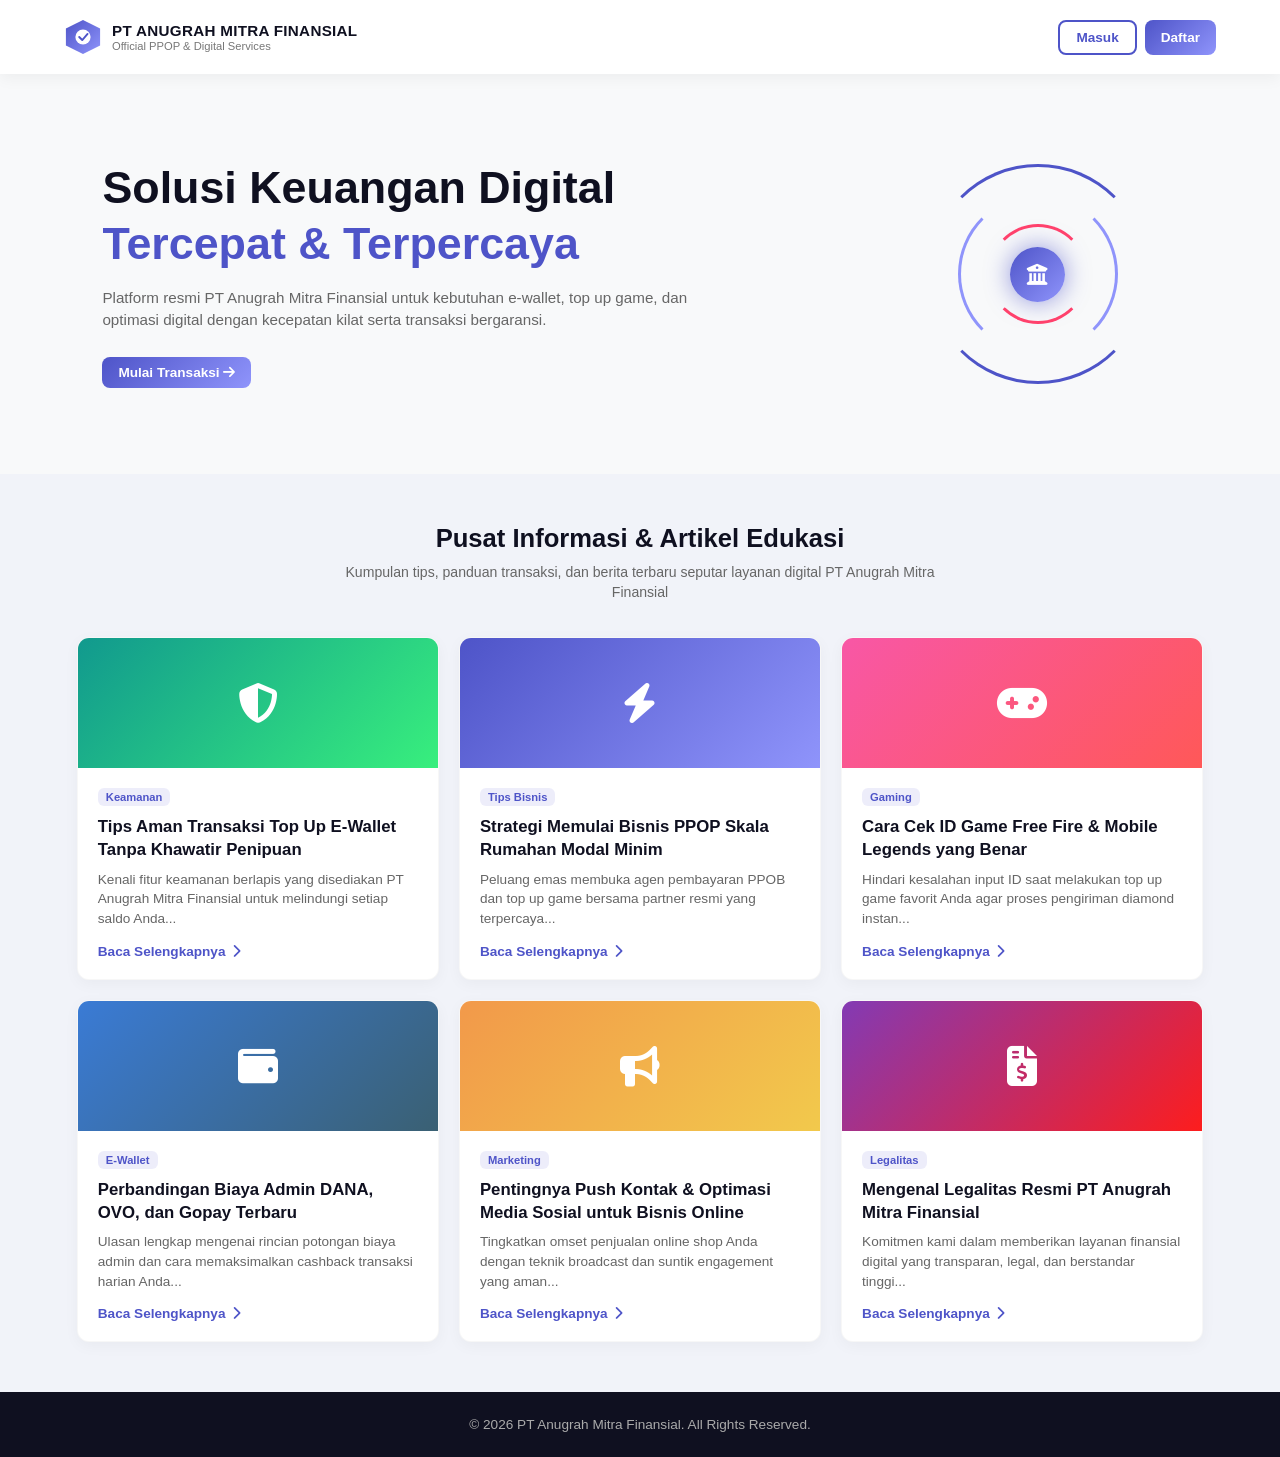
<file: index.html>
<!DOCTYPE html>
<html lang="id">
<head>
    <meta charset="UTF-8">
    <meta name="viewport" content="width=device-width, initial-scale=1.0">
    <title>PT ANUGRAH MITRA FINANSIAL - Platform PPOP & Layanan Digital Terpercaya</title>
    <link rel="stylesheet" href="style.css">
    <!-- FontAwesome untuk Ikon -->
    <link rel="stylesheet" href="https://cdnjs.cloudflare.com/ajax/libs/font-awesome/6.4.0/css/all.min.css">
</head>
<body>

    <!-- HALAMAN: LANDING / BERANDA -->
    <section id="page-landing" class="page active">
        <header class="navbar">
            <div class="logo-container">
                <!-- Logo SVG Kustom Anti Pop-up -->
                <svg class="custom-logo-svg" viewBox="0 0 100 100" xmlns="http://www.w3.org/2000/svg">
                    <defs>
                        <linearGradient id="grad1" x1="0%" y1="0%" x2="100%" y2="100%">
                            <stop offset="0%" style="stop-color:#4e54c8;stop-opacity:1" />
                            <stop offset="100%" style="stop-color:#8f94fb;stop-opacity:1" />
                        </linearGradient>
                    </defs>
                    <polygon points="50,5 95,27.5 95,72.5 50,95 5,72.5 5,27.5" fill="url(#grad1)" />
                    <circle cx="50" cy="50" r="20" fill="#ffffff" />
                    <path d="M40 50 L48 58 L62 42" fill="none" stroke="#4e54c8" stroke-width="5" stroke-linecap="round" stroke-linejoin="round"/>
                </svg>
                <div class="brand-text-wrap">
                    <span class="brand-name">PT ANUGRAH MITRA FINANSIAL</span>
                    <span class="brand-sub">Official PPOP & Digital Services</span>
                </div>
            </div>
            <div class="nav-buttons">
                <button class="btn-outline" onclick="switchPage('page-login')">Masuk</button>
                <button class="btn-primary" onclick="switchPage('page-register')">Daftar</button>
            </div>
        </header>

        <div class="hero-section">
            <div class="hero-content">
                <h1>Solusi Keuangan Digital <br><span>Tercepat & Terpercaya</span></h1>
                <p>Platform resmi PT Anugrah Mitra Finansial untuk kebutuhan e-wallet, top up game, dan optimasi digital dengan kecepatan kilat serta transaksi bergaransi.</p>
                <button class="btn-primary btn-glow" onclick="switchPage('page-register')">Mulai Transaksi <i class="fa-solid fa-arrow-right"></i></button>
            </div>
            <!-- Ilusi Gambar Bergerak / Efek Visual -->
            <div class="hero-visual">
                <div class="optical-illusion-box">
                    <div class="ring r1"></div>
                    <div class="ring r2"></div>
                    <div class="ring r3"></div>
                    <div class="center-core"><i class="fa-solid fa-building-columns"></i></div>
                </div>
            </div>
        </div>

        <!-- BAGIAN ARTIKEL & INFORMASI TERBARU -->
        <div class="articles-section">
            <div class="section-title-center">
                <h2>Pusat Informasi & Artikel Edukasi</h2>
                <p>Kumpulan tips, panduan transaksi, dan berita terbaru seputar layanan digital PT Anugrah Mitra Finansial</p>
            </div>
            <div class="articles-grid">
                <div class="article-card">
                    <div class="article-img i-1"><i class="fa-solid fa-shield-halved"></i></div>
                    <div class="article-body">
                        <span class="article-tag">Keamanan</span>
                        <h3>Tips Aman Transaksi Top Up E-Wallet Tanpa Khawatir Penipuan</h3>
                        <p>Kenali fitur keamanan berlapis yang disediakan PT Anugrah Mitra Finansial untuk melindungi setiap saldo Anda...</p>
                        <a href="#" class="read-more">Baca Selengkapnya <i class="fa-solid fa-chevron-right"></i></a>
                    </div>
                </div>
                <div class="article-card">
                    <div class="article-img i-2"><i class="fa-solid fa-bolt"></i></div>
                    <div class="article-body">
                        <span class="article-tag">Tips Bisnis</span>
                        <h3>Strategi Memulai Bisnis PPOP Skala Rumahan Modal Minim</h3>
                        <p>Peluang emas membuka agen pembayaran PPOB dan top up game bersama partner resmi yang terpercaya...</p>
                        <a href="#" class="read-more">Baca Selengkapnya <i class="fa-solid fa-chevron-right"></i></a>
                    </div>
                </div>
                <div class="article-card">
                    <div class="article-img i-3"><i class="fa-solid fa-gamepad"></i></div>
                    <div class="article-body">
                        <span class="article-tag">Gaming</span>
                        <h3>Cara Cek ID Game Free Fire & Mobile Legends yang Benar</h3>
                        <p>Hindari kesalahan input ID saat melakukan top up game favorit Anda agar proses pengiriman diamond instan...</p>
                        <a href="#" class="read-more">Baca Selengkapnya <i class="fa-solid fa-chevron-right"></i></a>
                    </div>
                </div>
                <div class="article-card">
                    <div class="article-img i-4"><i class="fa-solid fa-wallet"></i></div>
                    <div class="article-body">
                        <span class="article-tag">E-Wallet</span>
                        <h3>Perbandingan Biaya Admin DANA, OVO, dan Gopay Terbaru</h3>
                        <p>Ulasan lengkap mengenai rincian potongan biaya admin dan cara memaksimalkan cashback transaksi harian Anda...</p>
                        <a href="#" class="read-more">Baca Selengkapnya <i class="fa-solid fa-chevron-right"></i></a>
                    </div>
                </div>
                <div class="article-card">
                    <div class="article-img i-5"><i class="fa-solid fa-bullhorn"></i></div>
                    <div class="article-body">
                        <span class="article-tag">Marketing</span>
                        <h3>Pentingnya Push Kontak & Optimasi Media Sosial untuk Bisnis Online</h3>
                        <p>Tingkatkan omset penjualan online shop Anda dengan teknik broadcast dan suntik engagement yang aman...</p>
                        <a href="#" class="read-more">Baca Selengkapnya <i class="fa-solid fa-chevron-right"></i></a>
                    </div>
                </div>
                <div class="article-card">
                    <div class="article-img i-6"><i class="fa-solid fa-file-invoice-dollar"></i></div>
                    <div class="article-body">
                        <span class="article-tag">Legalitas</span>
                        <h3>Mengenal Legalitas Resmi PT Anugrah Mitra Finansial</h3>
                        <p>Komitmen kami dalam memberikan layanan finansial digital yang transparan, legal, dan berstandar tinggi...</p>
                        <a href="#" class="read-more">Baca Selengkapnya <i class="fa-solid fa-chevron-right"></i></a>
                    </div>
                </div>
            </div>
        </div>

        <footer class="landing-footer">
            <p>&copy; 2026 PT Anugrah Mitra Finansial. All Rights Reserved.</p>
        </footer>
    </section>

    <!-- HALAMAN: LOGIN -->
    <section id="page-login" class="page">
        <div class="auth-container">
            <div class="auth-card">
                <h2>PT Anugrah Mitra Finansial</h2>
                <p>Masuk untuk melanjutkan ke dasbor Anda</p>
                <form onsubmit="handleLogin(event)">
                    <div class="input-group">
                        <i class="fa-solid fa-envelope"></i>
                        <input type="email" placeholder="Email Anda" required>
                    </div>
                    <div class="input-group">
                        <i class="fa-solid fa-lock"></i>
                        <input type="password" placeholder="Kata Sandi" required>
                    </div>
                    <button type="submit" class="btn-primary full-width">Masuk</button>
                </form>
                <p class="auth-switch">Belum punya akun? <a href="#" onclick="switchPage('page-register')">Daftar</a></p>
                <button class="btn-back" onclick="switchPage('page-landing')"><i class="fa-solid fa-arrow-left"></i> Kembali</button>
            </div>
        </div>
    </section>

    <!-- HALAMAN: DAFTAR -->
    <section id="page-register" class="page">
        <div class="auth-container">
            <div class="auth-card">
                <h2>Daftar Akun Baru</h2>
                <p>Bergabung bersama PT Anugrah Mitra Finansial</p>
                <form onsubmit="handleRegister(event)">
                    <div class="input-group">
                        <i class="fa-solid fa-user"></i>
                        <input type="text" placeholder="Nama Lengkap" required>
                    </div>
                    <div class="input-group">
                        <i class="fa-solid fa-envelope"></i>
                        <input type="email" placeholder="Email Aktif" required>
                    </div>
                    <div class="input-group">
                        <i class="fa-solid fa-lock"></i>
                        <input type="password" placeholder="Buat Kata Sandi" required>
                    </div>
                    <button type="submit" class="btn-primary full-width">Daftar</button>
                </form>
                <p class="auth-switch">Sudah punya akun? <a href="#" onclick="switchPage('page-login')">Masuk</a></p>
                <button class="btn-back" onclick="switchPage('page-landing')"><i class="fa-solid fa-arrow-left"></i> Kembali</button>
            </div>
        </div>
    </section>

    <!-- HALAMAN: DASBOR UTAMA -->
    <section id="page-dashboard" class="page">
        <div class="dashboard-layout">
            <!-- Sidebar Navigasi -->
            <aside class="sidebar">
                <div class="sidebar-brand">
                    <svg class="custom-logo-svg small" viewBox="0 0 100 100" xmlns="http://www.w3.org/2000/svg">
                        <polygon points="50,5 95,27.5 95,72.5 50,95 5,72.5 5,27.5" fill="url(#grad1)" />
                        <circle cx="50" cy="50" r="20" fill="#ffffff" />
                    </svg>
                    <span>AMF DASHBOARD</span>
                </div>
                <ul class="sidebar-menu">
                    <li class="active" onclick="switchTab('tab-home', this)"><i class="fa-solid fa-house"></i> Beranda</li>
                    <li onclick="switchTab('tab-ewallet', this)"><i class="fa-solid fa-wallet"></i> Top Up E-Wallet</li>
                    <li onclick="switchTab('tab-game', this)"><i class="fa-solid fa-gamepad"></i> Top Up Game</li>
                    <li onclick="switchTab('tab-suntik', this)"><i class="fa-solid fa-bullhorn"></i> Push Kontak & Suntik</li>
                    <li onclick="switchPage('page-landing')" class="logout-btn"><i class="fa-solid fa-right-from-bracket"></i> Keluar</li>
                </ul>
            </aside>

            <!-- Konten Dasbor Utama -->
            <main class="main-content">
                <header class="dashboard-header">
                    <h2>Halo, <span>Mitra Pengguna</span> 👋</h2>
                    <div class="user-saldo">
                        <span>Saldo: <strong>Rp 500.000</strong></span>
                        <button class="btn-sm"><i class="fa-solid fa-plus"></i> Top Up</button>
                    </div>
                </header>

                <!-- TAB 1: BERANDA / SLIDER -->
                <div id="tab-home" class="dashboard-tab active">
                    <!-- Banner 3 Slider Otomatis -->
                    <div class="slider-container">
                        <div class="slider-track">
                            <div class="slide slide-1">
                                <div class="slide-text">
                                    <h3>Promo Spesial E-Wallet</h3>
                                    <p>Cashback hingga 20% untuk semua transaksi DANA & OVO di PT Anugrah Mitra Finansial!</p>
                                </div>
                            </div>
                            <div class="slide slide-2">
                                <div class="slide-text">
                                    <h3>Top Up Game Termurah</h3>
                                    <p>Diskon kilat diamond Free Fire & Mobile Legends tanpa batas waktu.</p>
                                </div>
                            </div>
                            <div class="slide slide-3">
                                <div class="slide-text">
                                    <h3>Layanan Suntik Medsos & Push Kontak</h3>
                                    <p>Tingkatkan engagement dan jangkauan bisnis Anda bersama layanan profesional kami.</p>
                                </div>
                            </div>
                        </div>
                        <div class="slider-dots">
                            <span class="dot active" onclick="currentSlide(0)"></span>
                            <span class="dot" onclick="currentSlide(1)"></span>
                            <span class="dot" onclick="currentSlide(2)"></span>
                        </div>
                    </div>

                    <div class="quick-stats">
                        <div class="stat-card">
                            <i class="fa-solid fa-receipt"></i>
                            <div>
                                <h4>Total Transaksi</h4>
                                <p>28 Transaksi</p>
                            </div>
                        </div>
                        <div class="stat-card">
                            <i class="fa-solid fa-shield-halved"></i>
                            <div>
                                <h4>Status Akun</h4>
                                <p class="verified">Mitra Terverifikasi</p>
                            </div>
                        </div>
                    </div>
                </div>

                <!-- TAB 2: TOP UP E-WALLET -->
                <div id="tab-ewallet" class="dashboard-tab">
                    <h3>Top Up E-Wallet</h3>
                    <p class="section-desc">Pilih dompet digital tujuan Anda</p>
                    <div class="grid-services">
                        <div class="service-card" onclick="alert('Membuka menu DANA')">
                            <i class="fa-solid fa-wallet" style="color: #0080ff;"></i>
                            <h4>DANA</h4>
                            <p>Instant 24 Jam</p>
                        </div>
                        <div class="service-card" onclick="alert('Membuka menu OVO')">
                            <i class="fa-solid fa-wallet" style="color: #4b306b;"></i>
                            <h4>OVO</h4>
                            <p>Instant 24 Jam</p>
                        </div>
                        <div class="service-card" onclick="alert('Membuka menu Gopay')">
                            <i class="fa-solid fa-wallet" style="color: #00a1ff;"></i>
                            <h4>Gopay</h4>
                            <p>Instant 24 Jam</p>
                        </div>
                        <div class="service-card" onclick="alert('Membuka menu ShopeePay')">
                            <i class="fa-solid fa-bag-shopping" style="color: #ee4d2d;"></i>
                            <h4>ShopeePay</h4>
                            <p>Instant 24 Jam</p>
                        </div>
                    </div>
                </div>

                <!-- TAB 3: TOP UP GAME -->
                <div id="tab-game" class="dashboard-tab">
                    <h3>Top Up Game Populer</h3>
                    <p class="section-desc">Masukkan ID dan pilih nominal game favoritmu</p>
                    <div class="grid-services">
                        <div class="service-card" onclick="alert('Membuka menu Free Fire')">
                            <i class="fa-solid fa-gamepad" style="color: #ffaa00;"></i>
                            <h4>Free Fire</h4>
                            <p>Diamond Resmi</p>
                        </div>
                        <div class="service-card" onclick="alert('Membuka menu Mobile Legends')">
                            <i class="fa-solid fa-gamepad" style="color: #0055ff;"></i>
                            <h4>Mobile Legends</h4>
                            <p>Diamond & Starlight</p>
                        </div>
                        <div class="service-card" onclick="alert('Membuka menu PUBG Mobile')">
                            <i class="fa-solid fa-gamepad" style="color: #111111;"></i>
                            <h4>PUBG Mobile</h4>
                            <p>Unknown Cash (UC)</p>
                        </div>
                    </div>
                </div>

                <!-- TAB 4: PUSH KONTAK & SUNTIK WEB -->
                <div id="tab-suntik" class="dashboard-tab">
                    <h3>Push Kontak & Suntik Web / Medsos</h3>
                    <p class="section-desc">Layanan automasi dan optimasi digital profesional</p>
                    <div class="grid-services">
                        <div class="service-card" onclick="alert('Membuka menu Suntik Followers')">
                            <i class="fa-solid fa-users" style="color: #28a745;"></i>
                            <h4>Suntik Followers</h4>
                            <p>Instagram & TikTok</p>
                        </div>
                        <div class="service-card" onclick="alert('Membuka menu Push Kontak WA')">
                            <i class="fa-brands fa-whatsapp" style="color: #25d366;"></i>
                            <h4>Push Kontak WA</h4>
                            <p>Broadcast & Database</p>
                        </div>
                        <div class="service-card" onclick="alert('Membuka menu Auto Views')">
                            <i class="fa-solid fa-eye" style="color: #dc3545;"></i>
                            <h4>Auto Views Video</h4>
                            <p>Reels & Shorts</p>
                        </div>
                    </div>
                </div>

            </main>
        </div>
    </section>

    <script src="script.js"></script>
</body>
</html>
</file>
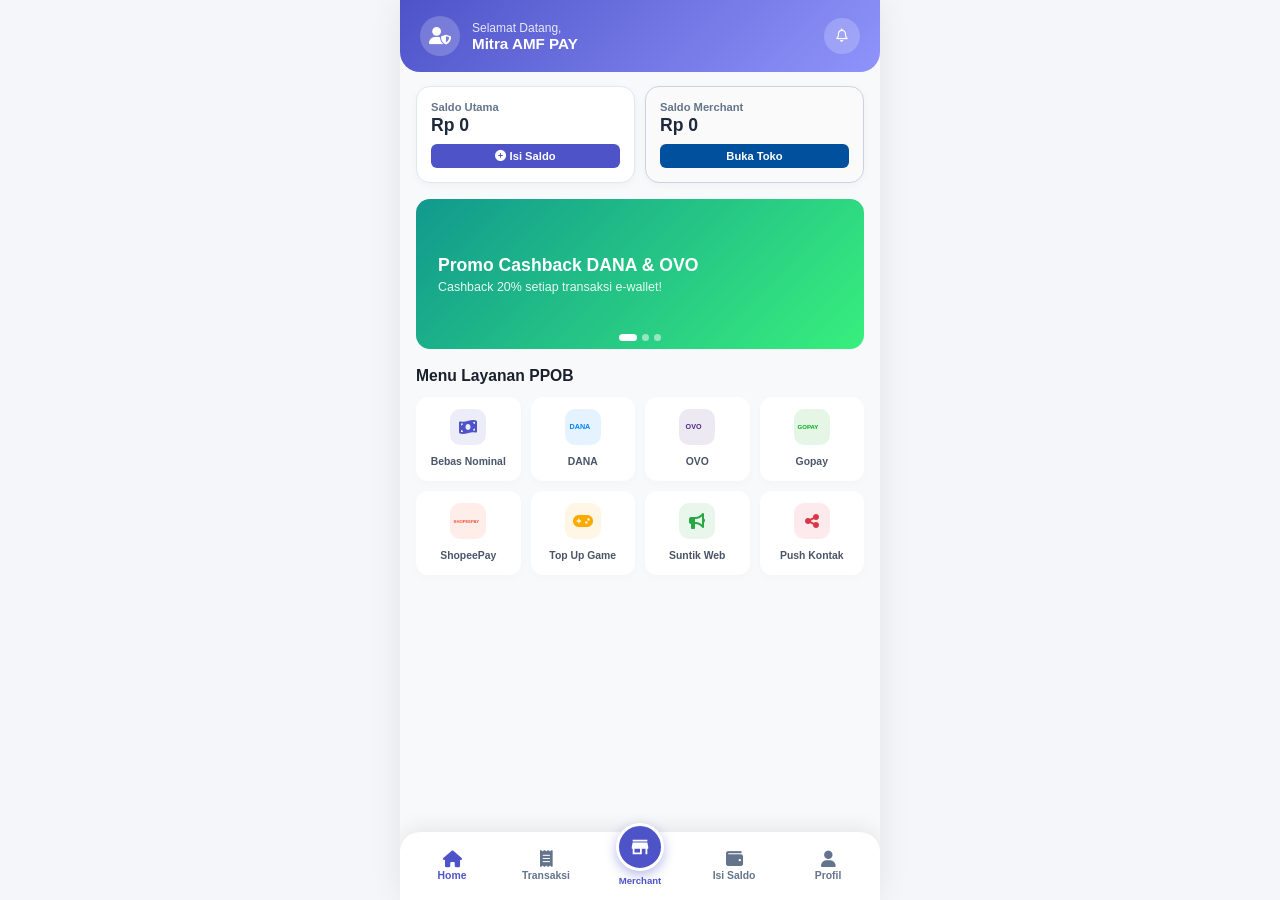
<file: dashboard.html>
<!DOCTYPE html>
<html lang="id">
<head>
    <meta charset="UTF-8">
    <meta name="viewport" content="width=device-width, initial-scale=1.0, maximum-scale=1.0, user-scalable=no, interactive-widget=resizes-content">
    <title>AMF PAY</title>
    <link rel="stylesheet" href="dashboard.css">
    <link rel="stylesheet" href="https://cdnjs.cloudflare.com/ajax/libs/font-awesome/6.4.0/css/all.min.css">
    <style>
        * { box-sizing: border-box; }
        body.app-body { background-color: #f4f6f9; display: flex; justify-content: center; align-items: center; min-height: 100vh; margin: 0; }
        .app-container { width: 100%; max-width: 480px; background: #f8f9fa; min-height: 100vh; height: 100vh; box-shadow: 0 0 30px rgba(0,0,0,0.08); position: relative; display: flex; flex-direction: column; overflow: hidden; }
        
        .app-header { background: linear-gradient(135deg, #4e54c8, #8f94fb); color: #fff; padding: 16px 20px; display: flex; align-items: center; justify-content: space-between; flex-shrink: 0; }
        .user-profile-info { display: flex; align-items: center; gap: 12px; }
        .avatar-circle { width: 40px; height: 40px; background: rgba(255,255,255,0.2); border-radius: 50%; display: flex; align-items: center; justify-content: center; color: #fff; font-size: 1.1rem; }
        .greeting { font-size: 0.75rem; opacity: 0.85; display: block; }
        .user-profile-info h3 { font-size: 0.95rem; font-weight: 700; color: #fff; }

        .wallet-dual-section { padding: 14px 16px 0 16px; flex-shrink: 0; display: flex; gap: 10px; }
        .wallet-card-mini { background: #fff; border-radius: 14px; padding: 14px; box-shadow: 0 2px 8px rgba(0,0,0,0.04); border: 1px solid #e2e8f0; flex: 1; display: flex; flex-direction: column; justify-content: space-between; }
        .wallet-card-mini span { font-size: 0.7rem; color: #64748b; font-weight: 600; display: block; margin-bottom: 2px; }
        .wallet-card-mini h3 { font-size: 1.1rem; font-weight: 800; color: #1e293b; margin-bottom: 8px; }
        .wallet-card-mini .mini-btn { background: #4e54c8; color: #fff; border: none; padding: 6px 10px; border-radius: 6px; font-weight: 700; font-size: 0.7rem; cursor: pointer; text-align: center; }
        .wallet-card-mini.merchant-card { border-color: #cbd5e1; background: #fafafa; }
        .wallet-card-mini.merchant-card .mini-btn { background: #00509d; }

        .app-content { padding: 16px; flex-grow: 1; overflow-y: auto; padding-bottom: 90px; }
        .app-tab { display: none; }
        .app-tab.active { display: block; }

        .merchant-form-container { background: #fff; border-radius: 16px; padding: 18px; margin-bottom: 20px; box-shadow: 0 4px 15px rgba(0,0,0,0.04); border: 1px solid #e2e8f0; }
        .form-title-sec { font-size: 0.95rem; font-weight: 700; color: #4e54c8; margin-bottom: 14px; display: flex; align-items: center; gap: 8px; }
        .form-group-app { margin-bottom: 12px; }
        .form-group-app label { display: block; font-size: 0.75rem; font-weight: 600; color: #475569; margin-bottom: 5px; }
        .form-control-app { width: 100%; padding: 10px 12px; border: 1.5px solid #cbd5e1; border-radius: 8px; font-size: 0.82rem; color: #1e293b; background: #fff; outline: none; transition: 0.2s; }
        .form-control-app:focus { border-color: #4e54c8; }
        
        .review-banner-box { background: #eff6ff; border: 1px solid #bfdbfe; border-radius: 14px; padding: 16px; margin-bottom: 16px; display: flex; align-items: flex-start; gap: 12px; }
        .review-banner-box i { color: #2563eb; font-size: 1.2rem; margin-top: 2px; }
        .review-banner-box h4 { font-size: 0.88rem; font-weight: 700; color: #1e40af; margin-bottom: 2px; }
        .review-banner-box p { font-size: 0.75rem; color: #3b82f6; line-height: 1.4; }

        /* PERBAIKAN POSISI ZOOM QRIS AGAR LURUS & DI TENGAH */
        .custom-modal-overlay { position: fixed; top: 0; left: 0; width: 100%; height: 100%; background: rgba(0,0,0,0.6); display: none; justify-content: center; align-items: center; z-index: 1000; padding: 20px; }
        .custom-modal-overlay.active { display: flex; }
        .custom-modal-card { background: #fff; border-radius: 16px; width: 100%; max-width: 360px; padding: 20px; box-shadow: 0 10px 30px rgba(0,0,0,0.2); }
        .custom-modal-header { display: flex; justify-content: space-between; align-items: center; margin-bottom: 15px; }
        .custom-modal-header h4 { font-size: 0.95rem; font-weight: 700; color: #1e293b; margin: 0; }
        .custom-modal-header button { background: none; border: none; font-size: 1.1rem; color: #64748b; cursor: pointer; }
        
        .zoom-qr-body { display: flex; flex-direction: column; align-items: center; justify-content: center; text-align: center; width: 100%; }
        .zoom-qr-body img { display: block; margin: 0 auto; max-width: 100%; height: auto; object-fit: contain; }

        .struk-receipt-body { display: flex; flex-direction: column; align-items: center; text-align: center; }
        .struk-qr-preview { display: flex; justify-content: center; align-items: center; margin: 10px 0; width: 100%; }
        .struk-qr-preview img { display: block; margin: 0 auto; max-width: 100%; height: auto; object-fit: contain; }

        /* NAVIGASI BAWAH ABSOLUT */
        .bottom-nav-5 { position: absolute; bottom: 0; left: 0; width: 100%; height: 68px; background: #ffffff; box-shadow: 0 -4px 20px rgba(0,0,0,0.08); display: flex; justify-content: space-around; align-items: center; z-index: 100; border-top-left-radius: 20px; border-top-right-radius: 20px; padding: 0 5px; flex-shrink: 0; }
        .nav-item-5 { display: flex; flex-direction: column; align-items: center; justify-content: center; gap: 2px; color: #64748b; cursor: pointer; flex: 1; height: 100%; font-size: 0.6rem; font-weight: 600; background: none; border: none; }
        .nav-item-5 i { font-size: 1.05rem; }
        .nav-item-5.active { color: #4e54c8; }
        
        .center-merchant-nav { position: relative; top: -12px; display: flex; flex-direction: column; align-items: center; cursor: pointer; flex: 1; }
        .merchant-floating-badge { width: 48px; height: 48px; background: #4e54c8; border-radius: 50%; display: flex; justify-content: center; align-items: center; color: #fff; box-shadow: 0 4px 12px rgba(78,84,200,0.4); border: 3px solid #fff; }
        .merchant-svg-icon { width: 22px; height: 22px; fill: #fff; }
        .center-merchant-nav span { margin-top: 2px; font-weight: 700; color: #4e54c8; font-size: 0.6rem; }

        .app-notification-toast { position: fixed; top: 20px; left: 50%; transform: translateX(-50%) translateY(-100px); background: #1e293b; color: #fff; padding: 10px 16px; border-radius: 8px; display: flex; align-items: center; gap: 8px; z-index: 1000; transition: transform 0.3s ease; font-size: 0.78rem; font-weight: 600; }
        .app-notification-toast.show { transform: translateX(-50%) translateY(0); }
    </style>
</head>
<body class="app-body">

    <div class="app-container">

        <div id="top-wallet-header-wrapper">
            <header class="app-header">
                <div class="user-profile-info">
                    <div class="avatar-circle"><i class="fa-solid fa-user-shield"></i></div>
                    <div>
                        <span class="greeting">Selamat Datang,</span>
                        <h3>Mitra AMF PAY</h3>
                    </div>
                </div>
                <div class="header-actions">
                    <button class="icon-btn" onclick="showNotification('Tidak ada notifikasi')"><i class="fa-regular fa-bell"></i></button>
                </div>
            </header>

            <div class="wallet-dual-section">
                <div class="wallet-card-mini">
                    <span>Saldo Utama</span>
                    <h3 id="saldo-text">Rp 0</h3>
                    <button class="mini-btn" onclick="openTopupPage()"><i class="fa-solid fa-plus-circle"></i> Isi Saldo</button>
                </div>
                <div class="wallet-card-mini merchant-card">
                    <span>Saldo Merchant</span>
                    <h3 id="saldo-merchant-text">Rp 0</h3>
                    <button class="mini-btn" onclick="handleMerchantNavClick()">Buka Toko</button>
                </div>
            </div>
        </div>

        <main class="app-content">

            <div id="tab-home" class="app-tab active">
                <div class="slider-container">
                    <div class="slider-track">
                        <div class="slide slide-1"><div class="slide-text"><h3>Promo Cashback DANA & OVO</h3><p>Cashback 20% setiap transaksi e-wallet!</p></div></div>
                        <div class="slide slide-2"><div class="slide-text"><h3>Top Up Game Termurah</h3><p>Diamond Free Fire & ML kilat anti-pending.</p></div></div>
                        <div class="slide slide-3"><div class="slide-text"><h3>Suntik Medsos & Push Kontak</h3><p>Tingkatkan engagement akun bisnis Anda.</p></div></div>
                    </div>
                    <div class="slider-dots">
                        <span class="dot active" onclick="currentSlide(0)"></span>
                        <span class="dot" onclick="currentSlide(1)"></span>
                        <span class="dot" onclick="currentSlide(2)"></span>
                    </div>
                </div>

                <div class="section-heading"><h4>Menu Layanan PPOB</h4></div>
                <div class="shortcut-grid layanan-grid">
                    <div class="shortcut-item" onclick="openEwalletMenu('Bebas Nominal')">
                        <div class="sc-icon" style="background: rgba(78,84,200,0.1); color: var(--primary);"><i class="fa-solid fa-money-bill-wave"></i></div>
                        <span>Bebas Nominal</span>
                    </div>
                    <div class="shortcut-item" onclick="openEwalletMenu('DANA')">
                        <div class="sc-icon svg-box" style="background: rgba(0,132,255,0.1);"><svg viewBox="0 0 100 40" class="ewallet-svg-sm"><text x="5" y="28" font-size="24" font-weight="bold" fill="#0084ff">DANA</text></svg></div>
                        <span>DANA</span>
                    </div>
                    <div class="shortcut-item" onclick="openEwalletMenu('OVO')">
                        <div class="sc-icon svg-box" style="background: rgba(76,40,130,0.1);"><svg viewBox="0 0 100 40" class="ewallet-svg-sm"><text x="12" y="28" font-size="24" font-weight="bold" fill="#4c2882">OVO</text></svg></div>
                        <span>OVO</span>
                    </div>
                    <div class="shortcut-item" onclick="openEwalletMenu('Gopay')">
                        <div class="sc-icon svg-box" style="background: rgba(0,170,19,0.1);"><svg viewBox="0 0 100 40" class="ewallet-svg-sm"><text x="2" y="28" font-size="20" font-weight="bold" fill="#00aa13">GOPAY</text></svg></div>
                        <span>Gopay</span>
                    </div>
                    <div class="shortcut-item" onclick="openEwalletMenu('ShopeePay')">
                        <div class="sc-icon svg-box" style="background: rgba(238,77,45,0.1);"><svg viewBox="0 0 100 40" class="ewallet-svg-sm"><text x="2" y="26" font-size="14" font-weight="bold" fill="#ee4d2d">SHOPEEPAY</text></svg></div>
                        <span>ShopeePay</span>
                    </div>
                    <div class="shortcut-item" onclick="showNotification('Top Up Game')">
                        <div class="sc-icon" style="background: rgba(255,170,0,0.1); color: #ffaa00;"><i class="fa-solid fa-gamepad"></i></div>
                        <span>Top Up Game</span>
                    </div>
                    <div class="shortcut-item" onclick="showNotification('Suntik Web')">
                        <div class="sc-icon" style="background: rgba(40,167,69,0.1); color: #28a745;"><i class="fa-solid fa-bullhorn"></i></div>
                        <span>Suntik Web</span>
                    </div>
                    <div class="shortcut-item" onclick="showNotification('Push Kontak')">
                        <div class="sc-icon" style="background: rgba(220,53,69,0.1); color: #dc3545;"><i class="fa-solid fa-share-nodes"></i></div>
                        <span>Push Kontak</span>
                    </div>
                </div>
            </div>

            <!-- TAB MERCHANT -->
            <div id="tab-merchant" class="app-tab">
                <div id="merchant-unregistered-view">
                    <div class="merchant-form-container">
                        <div class="form-title-sec"><i class="fa-solid fa-store"></i> Formulir Pendaftaran Merchant</div>
                        <div class="form-group-app">
                            <label>Nama Bisnis / Toko</label>
                            <input type="text" id="reg-nama-toko" class="form-control-app" placeholder="Contoh: Toko Berkah Jaya">
                        </div>
                        <div class="form-group-app">
                            <label>Bidang Usaha</label>
                            <select id="reg-bidang" class="form-control-app">
                                <option value="Kuliner & Makanan (F&B)">Kuliner & Makanan (F&B)</option>
                                <option value="Toko Kelontong & Sembako">Toko Kelontong & Sembako</option>
                                <option value="Elektronik & Gadget">Elektronik & Gadget</option>
                                <option value="Fashion & Pakaian">Fashion & Pakaian</option>
                                <option value="Lainnya">Lainnya</option>
                            </select>
                        </div>
                        <div class="form-group-app">
                            <label>Alamat Lengkap</label>
                            <input type="text" id="reg-alamat" class="form-control-app" placeholder="Masukkan alamat toko">
                        </div>
                        <button class="btn-primary-app full-width" onclick="submitMerchantRegistration()" style="margin-top: 10px; width:100%; padding:12px; background:#4e54c8; color:#fff; border:none; border-radius:8px; font-weight:700; cursor:pointer;">Daftar & Kirim Tinjauan</button>
                    </div>
                </div>

                <div id="merchant-registered-view" style="display: none;">
                    <div id="merchant-review-banner" class="review-banner-box" style="display: none;">
                        <i class="fa-solid fa-clock-rotate-left"></i>
                        <div>
                            <h4>Akun Dalam Tinjauan 24 Jam</h4>
                            <p id="review-timer-text">Data profil Anda sedang diverifikasi sistem secara real-time.</p>
                        </div>
                    </div>

                    <div id="merchant-active-menu" style="display: none;">
                        <div class="symmetric-main-box" style="text-align: center; background: #fff; padding: 20px; border-radius: 16px; border: 1px solid #e2e8f0;">
                            <h3 id="display-store-name" style="font-size: 1.2rem; font-weight: 800; color: #1e293b; margin-bottom: 4px;">Toko Anda</h3>
                            <p style="font-size: 0.78rem; color: #64748b; margin-bottom: 16px;">NMID : ID1026539727622 • Status Aktif</p>
                            <div style="background: #f8fafc; border: 2px solid #e2e8f0; border-radius: 12px; padding: 15px; display: inline-block; margin-bottom: 16px;">
                                <svg width="140" height="140" viewBox="0 0 24 24" fill="none" stroke="#1e293b" stroke-width="1.5">
                                    <path d="M2 2h8v8H2zM14 2h8v8h-8zM2 14h8v8H2z" fill="#1e293b"/>
                                    <rect x="14" y="14" width="3" height="3" fill="#1e293b"/>
                                    <rect x="19" y="14" width="3" height="3" fill="#1e293b"/>
                                    <rect x="14" y="19" width="3" height="3" fill="#1e293b"/>
                                    <rect x="19" y="19" width="3" height="3" fill="#1e293b"/>
                                    <path d="M6 6h0.01M18 6h0.01M6 18h0.01M12 12h0.01M15 11h2M11 15v2M12 18h2"/>
                                </svg>
                                <div style="font-size: 0.65rem; font-weight: 800; letter-spacing: 2px; margin-top: 4px;">QRIS RESMI</div>
                            </div>
                            <button class="btn-primary-app full-width" onclick="showNotification('QRIS siap dibagikan')" style="width:100%; padding:12px; background:#4e54c8; color:#fff; border:none; border-radius:8px; font-weight:700; cursor:pointer;">Bagikan QRIS</button>
                        </div>
                    </div>
                </div>
            </div>
    <!-- TAB TOPUP SALDO (KOTAK QR DI ATAS SUDAH DIHAPUS, FORM LEBIH RAPAT & BERTAHAP 10k-100k) -->
            <div id="tab-topup-saldo" class="app-tab">
                <div class="section-heading" style="margin-bottom: 12px;">
                    <h3>Deposit Saldo via QRIS</h3>
                    <p class="section-subtext">Scan QRIS dengan fee murni secara real-time</p>
                </div>

                <div class="symmetric-main-box" style="background: #fff; padding: 16px; border-radius: 16px; border: 1px solid #e2e8f0;">
                    
                    <div class="form-group-app" style="margin-bottom: 12px;">
                        <label>Masukkan Nominal Deposit (Rp)</label>
                        <input type="number" placeholder="Contoh: 50000" id="topup-nominal-input" oninput="calculateGatewayFee()" class="form-control-app">
                    </div>

                    <!-- TOMBOL NOMINAL BERTAHAP (10rb, 20rb, 50rb, 100rb) -->
                    <div class="quick-nominal-grid" style="display: grid; grid-template-columns: repeat(4, 1fr); gap: 8px; margin-bottom: 15px;">
                        <button type="button" onclick="setTopupNominal(10000)" class="mini-btn" style="padding: 8px 4px; background: #f1f5f9; color: #334155; border: 1px solid #cbd5e1; border-radius: 6px; font-weight: 700; font-size: 0.75rem; cursor: pointer;">10rb</button>
                        <button type="button" onclick="setTopupNominal(20000)" class="mini-btn" style="padding: 8px 4px; background: #f1f5f9; color: #334155; border: 1px solid #cbd5e1; border-radius: 6px; font-weight: 700; font-size: 0.75rem; cursor: pointer;">20rb</button>
                        <button type="button" onclick="setTopupNominal(50000)" class="mini-btn" style="padding: 8px 4px; background: #f1f5f9; color: #334155; border: 1px solid #cbd5e1; border-radius: 6px; font-weight: 700; font-size: 0.75rem; cursor: pointer;">50rb</button>
                        <button type="button" onclick="setTopupNominal(100000)" class="mini-btn" style="padding: 8px 4px; background: #f1f5f9; color: #334155; border: 1px solid #cbd5e1; border-radius: 6px; font-weight: 700; font-size: 0.75rem; cursor: pointer;">100rb</button>
                    </div>

                    <div class="symmetric-summary-box" style="background: #f8fafc; padding: 12px; border-radius: 10px; border: 1px solid #e2e8f0; margin-bottom: 15px; font-size: 0.8rem;">
                        <div class="sym-row" style="display: flex; justify-content: space-between; margin-bottom: 6px;"><span>Nominal Deposit</span><strong id="summary-nominal">Rp 0</strong></div>
                        <div class="sym-row" style="display: flex; justify-content: space-between; margin-bottom: 6px;"><span>Fee QRIS (0.3%)</span><strong id="summary-fee">Rp 0</strong></div>
                        <div class="sym-divider" style="height: 1px; background: #cbd5e1; margin: 8px 0;"></div>
                        <div class="sym-row sym-total-row" style="display: flex; justify-content: space-between; font-weight: 800; color: #4e54c8;"><span>Total Pembayaran</span><strong id="summary-total">Rp 0</strong></div>
                    </div>

                    <button class="btn-primary-app full-width" onclick="processTopupAutomatic()" style="width: 100%; padding: 12px; background: #4e54c8; color: #fff; border: none; border-radius: 8px; font-weight: 700; cursor: pointer;">Konfirmasi & Bayar QRIS</button>
                </div>
            </div>

            <div id="tab-ewallet-menu" class="app-tab">
                <div class="section-heading">
                    <h3 id="ewallet-title-text">Layanan E-Wallet</h3>
                    <p class="section-subtext">Masukkan nomor tujuan dan nominal</p>
                </div>
                <div class="symmetric-main-box">
                    <div class="form-group-app"><label id="ewallet-label">Nomor Tujuan / HP</label><input type="text" placeholder="Contoh: 081234567890" id="ewallet-phone" class="form-control-app"></div>
                    <div class="form-group-app"><label>Nominal Transaksi (Rp)</label><input type="number" placeholder="Masukkan nominal" id="ewallet-nominal" class="form-control-app"></div>
                    <button class="btn-primary-app full-width" onclick="simulateEwalletTopup()" style="width: 100%; padding: 12px; background: #4e54c8; color: #fff; border: none; border-radius: 8px; font-weight: 700; cursor: pointer;">Proses Transaksi</button>
                </div>
            </div>

            <div id="tab-transaksi" class="app-tab">
                <div class="section-heading">
                    <h3>Riwayat Transaksi</h3>
                    <p class="section-subtext">Catatan aktivitas real-time Anda</p>
                </div>
                <div class="transaction-list" id="transaction-container">
                    <div class="empty-trx" id="empty-trx-text" style="text-align: center; color: #a0aec0; padding: 25px 0; font-size: 0.85rem;">Belum ada catatan transaksi.</div>
                </div>
            </div>

            <div id="tab-profil" class="app-tab">
                <div class="profile-card-section" style="text-align: center; padding: 20px; background: #fff; border-radius: 16px; margin-bottom: 15px;">
                    <div class="profile-avatar-large" style="width: 60px; height: 60px; background: #4e54c8; color: #fff; border-radius: 50%; display: flex; align-items: center; justify-content: center; font-size: 1.5rem; margin: 0 auto 10px auto;"><i class="fa-solid fa-user-shield"></i></div>
                    <h3 style="margin: 0; font-size: 1rem;">Mitra AMF PAY</h3>
                    <p style="font-size: 0.75rem; color: #64748b; margin-top: 4px;">mitra.amfpay@gmail.com • Terverifikasi</p>
                </div>
                <div class="profile-menu-list" style="background: #fff; border-radius: 16px; overflow: hidden;">
                    <div class="p-menu-item" onclick="showNotification('Pengaturan Akun')" style="padding: 14px 16px; display: flex; align-items: center; gap: 12px; border-bottom: 1px solid #f1f5f9; cursor: pointer; font-size: 0.85rem;"><i class="fa-solid fa-user-gear" style="color: #4e54c8;"></i><span style="flex-grow: 1;">Pengaturan Akun</span><i class="fa-solid fa-chevron-right" style="color: #cbd5e1; font-size: 0.75rem;"></i></div>
                    <div class="p-menu-item logout-item" onclick="location.href='index.html'" style="padding: 14px 16px; display: flex; align-items: center; gap: 12px; cursor: pointer; font-size: 0.85rem; color: #ef4444;"><i class="fa-solid fa-right-from-bracket"></i><span style="flex-grow: 1;">Keluar Aplikasi</span><i class="fa-solid fa-chevron-right" style="color: #cbd5e1; font-size: 0.75rem;"></i></div>
                </div>
            </div>

        </main>

        <!-- MODAL ZOOM QRIS (DIPERBAIKI AGAR LURUS DI TENGAH) -->
        <div id="modal-zoom-qr" class="custom-modal-overlay">
            <div class="custom-modal-card zoom-qr-card">
                <div class="custom-modal-header"><h4>QRIS Full Screen</h4><button onclick="closeZoomQrModal()"><i class="fa-solid fa-xmark"></i></button></div>
                <div class="zoom-qr-body" id="zoom-qr-image-box"></div>
                <p style="font-size: 0.72rem; color: #718096; text-align: center; margin-top: 10px;">Screenshot QRIS di atas untuk membayar.</p>
            </div>
        </div>

        <!-- MODAL STRUK (DIPERBAIKI AGAR LURUS DI TENGAH) -->
        <div id="modal-struk-receipt" class="custom-modal-overlay">
            <div class="custom-modal-card struk-card">
                <div class="custom-modal-header"><h4>Struk Rincian Deposit</h4><button onclick="closeStrukModal()"><i class="fa-solid fa-xmark"></i></button></div>
                <div class="struk-receipt-body">
                    <div class="struk-brand" id="struk-store-brand-title" style="font-weight: 700; font-size: 0.9rem; color: #1e293b;">Rincian Pembayaran QRIS</div>
                    <div class="struk-date" id="struk-date-time" style="font-size: 0.7rem; color: #64748b; margin-bottom: 8px;">23 Sep 2026, 20:17 WITA</div>
                    <div class="struk-qr-preview" id="struk-qr-box"></div>
                    <p class="struk-scan-hint" style="font-size: 0.72rem; color: #64748b; margin: 6px 0;">Scan QR untuk membayar</p>
                    <div class="struk-divider" style="width: 100%; height: 1px; background: #e2e8f0; margin: 10px 0;"></div>
                    <div class="struk-row" style="display: flex; justify-content: space-width; width: 100%; font-size: 0.78rem; margin-bottom: 4px;"><span style="color: #64748b;">ID Transaksi</span><strong id="struk-trx-id">AMF264140</strong></div>
                    <div class="struk-row" style="display: flex; justify-content: space-width; width: 100%; font-size: 0.78rem; margin-bottom: 4px;"><span style="color: #64748b;">Metode</span><strong>QRIS All Payment</strong></div>
                    <div class="struk-row" style="display: flex; justify-content: space-width; width: 100%; font-size: 0.78rem; margin-bottom: 4px;"><span style="color: #64748b;">Nominal Deposit</span><strong id="struk-nominal">Rp 0</strong></div>
                    <div class="struk-row" style="display: flex; justify-content: space-width; width: 100%; font-size: 0.78rem; margin-bottom: 10px;"><span style="color: #64748b;">Fee QRIS (0.3%)</span><strong id="struk-fee">Rp 0</strong></div>
                    <div class="struk-divider" style="width: 100%; height: 1px; background: #e2e8f0; margin: 6px 0;"></div>
                    <div class="sym-row total-struk" style="display: flex; justify-content: space-between; width: 100%; font-size: 0.85rem; font-weight: 800; color: #1e293b; margin-bottom: 12px;"><span>Total Tagihan</span><strong id="summary-total-struk">Rp 0</strong></div>
                    <div class="struk-status-box status-pending" id="struk-status-box-id" style="width: 100%; padding: 10px; border-radius: 8px; font-size: 0.75rem; font-weight: 700; background: #fef3c7; color: #d97706; text-align: center;">STATUS: PENDING (MENUNGGU PEMBAYARAN)</div>
                </div>
                <button class="btn-primary-app full-width" id="struk-action-btn" onclick="closeStrukModal()" style="width: 100%; padding: 10px; background: #10b981; color: #fff; border: none; border-radius: 8px; font-weight: 700; cursor: pointer; margin-top: 12px; display: none;">Tutup & Saldo Masuk</button>
            </div>
        </div>

        <div id="app-notification" class="app-notification-toast"><i class="fa-solid fa-circle-info"></i><span id="toast-message">Notif</span></div>

        <!-- NAVIGASI BAWAH -->
        <nav class="bottom-nav-5">
            <div class="nav-item-5 active" onclick="switchAppTabCustom('tab-home', this)"><i class="fa-solid fa-house"></i><span>Home</span></div>
            <div class="nav-item-5" onclick="switchAppTabCustom('tab-transaksi', this)"><i class="fa-solid fa-receipt"></i><span>Transaksi</span></div>
            <div class="nav-item-5 center-merchant-nav" onclick="handleMerchantNavClick()">
                <div class="merchant-floating-badge"><svg viewBox="0 0 24 24" class="merchant-svg-icon" fill="currentColor"><path d="M20 4H4v2h16V4m1 10v-2l-1-5H4l-1 5v2h1v6h10v-6h4v6h2v-6h1M6 18v-4h6v4H6z"/></svg></div>
                <span>Merchant</span>
            </div>
            <div class="nav-item-5" onclick="switchAppTabCustom('tab-topup-saldo', this)"><i class="fa-solid fa-wallet"></i><span>Isi Saldo</span></div>
            <div class="nav-item-5" onclick="switchAppTabCustom('tab-profil', this)"><i class="fa-solid fa-user"></i><span>Profil</span></div>
        </nav>

    </div>
    <script src="script.js"></script>
    <script>
        function formatRupiahReal(angka) {
            return 'Rp ' + angka.toString().replace(/\B(?=(\d{3})+(?!\d))/g, ".");
        }

        function updateDualWalletDisplay() {
            let utama = parseInt(localStorage.getItem('amf_saldo_utama')) || 0;
            let merchant = parseInt(localStorage.getItem('amf_saldo_bisnis')) || 0;
            
            const saldoEl = document.getElementById('saldo-text');
            const merchantEl = document.getElementById('saldo-merchant-text');
            if(saldoEl) saldoEl.textContent = formatRupiahReal(utama);
            if(merchantEl) merchantEl.textContent = formatRupiahReal(merchant);
        }

        function switchAppTabCustom(tabId, el) {
            const topHeader = document.getElementById('top-wallet-header-wrapper');
            if (tabId === 'tab-home') {
                topHeader.style.display = 'block';
            } else {
                topHeader.style.display = 'none';
            }

            if (typeof switchAppTab === 'function') {
                switchAppTab(tabId, el);
            } else {
                document.querySelectorAll('.app-tab').forEach(t => t.classList.remove('active'));
                document.querySelectorAll('.nav-item-5').forEach(n => n.classList.remove('active'));
                document.getElementById(tabId).classList.add('active');
                if(el) el.classList.add('active');
            }
            updateDualWalletDisplay();
        }

        function handleMerchantNavClick() {
            document.getElementById('top-wallet-header-wrapper').style.display = 'none';
            
            document.querySelectorAll('.app-tab').forEach(t => t.classList.remove('active'));
            document.querySelectorAll('.nav-item-5').forEach(n => n.classList.remove('active'));
            
            document.getElementById('tab-merchant').classList.add('active');
            document.querySelector('.center-merchant-nav').classList.add('active');
            
            checkMerchantRealtimeStatus();
        }

        function submitMerchantRegistration() {
            const namaToko = document.getElementById('reg-nama-toko').value.trim();
            const alamat = document.getElementById('reg-alamat').value.trim();
            const bidang = document.getElementById('reg-bidang').value;

            if(!namaToko || !alamat) {
                showNotification('Harap isi Nama Toko dan Alamat dengan lengkap!');
                return;
            }

            localStorage.setItem('amf_merchant_store', namaToko);
            localStorage.setItem('amf_merchant_alamat', alamat);
            localStorage.setItem('amf_merchant_bidang', bidang);
            localStorage.setItem('amf_merchant_reg_time', Date.now());

            showNotification('Pendaftaran berhasil! Akun masuk masa tinjauan.');
            checkMerchantRealtimeStatus();
        }

        function checkMerchantRealtimeStatus() {
            const savedStore = localStorage.getItem('amf_merchant_store');
            const regTime = parseInt(localStorage.getItem('amf_merchant_reg_time')) || 0;
            const now = Date.now();
            const twentyFourHours = 24 * 60 * 60 * 1000;

            const unregisteredView = document.getElementById('merchant-unregistered-view');
            const registeredView = document.getElementById('merchant-registered-view');
            const reviewBanner = document.getElementById('merchant-review-banner');
            const activeMenu = document.getElementById('merchant-active-menu');

            if (!savedStore) {
                unregisteredView.style.display = 'block';
                registeredView.style.display = 'none';
            } else {
                unregisteredView.style.display = 'none';
                registeredView.style.display = 'block';

                const elapsed = now - regTime;
                if (elapsed < twentyFourHours) {
                    reviewBanner.style.display = 'flex';
                    activeMenu.style.display = 'none';

                    const remainingMs = twentyFourHours - elapsed;
                    const hoursLeft = Math.floor(remainingMs / (1000 * 60 * 60));
                    const minsLeft = Math.floor((remainingMs % (1000 * 60 * 60)) / (1000 * 60));
                    
                    document.getElementById('review-timer-text').textContent = 
                        `Data diverifikasi. Sisa waktu tinjauan: ${hoursLeft} jam ${minsLeft} menit lagi.`;
                } else {
                    reviewBanner.style.display = 'none';
                    activeMenu.style.display = 'block';
                    document.getElementById('display-store-name').textContent = savedStore;
                }
            }
        }

        window.addEventListener('DOMContentLoaded', () => {
            updateDualWalletDisplay();
        });

        setInterval(() => {
            updateDualWalletDisplay();
            if (document.getElementById('tab-merchant').classList.contains('active')) {
                checkMerchantRealtimeStatus();
            }
        }, 1000);
    </script>
</body>
</html>
</file>
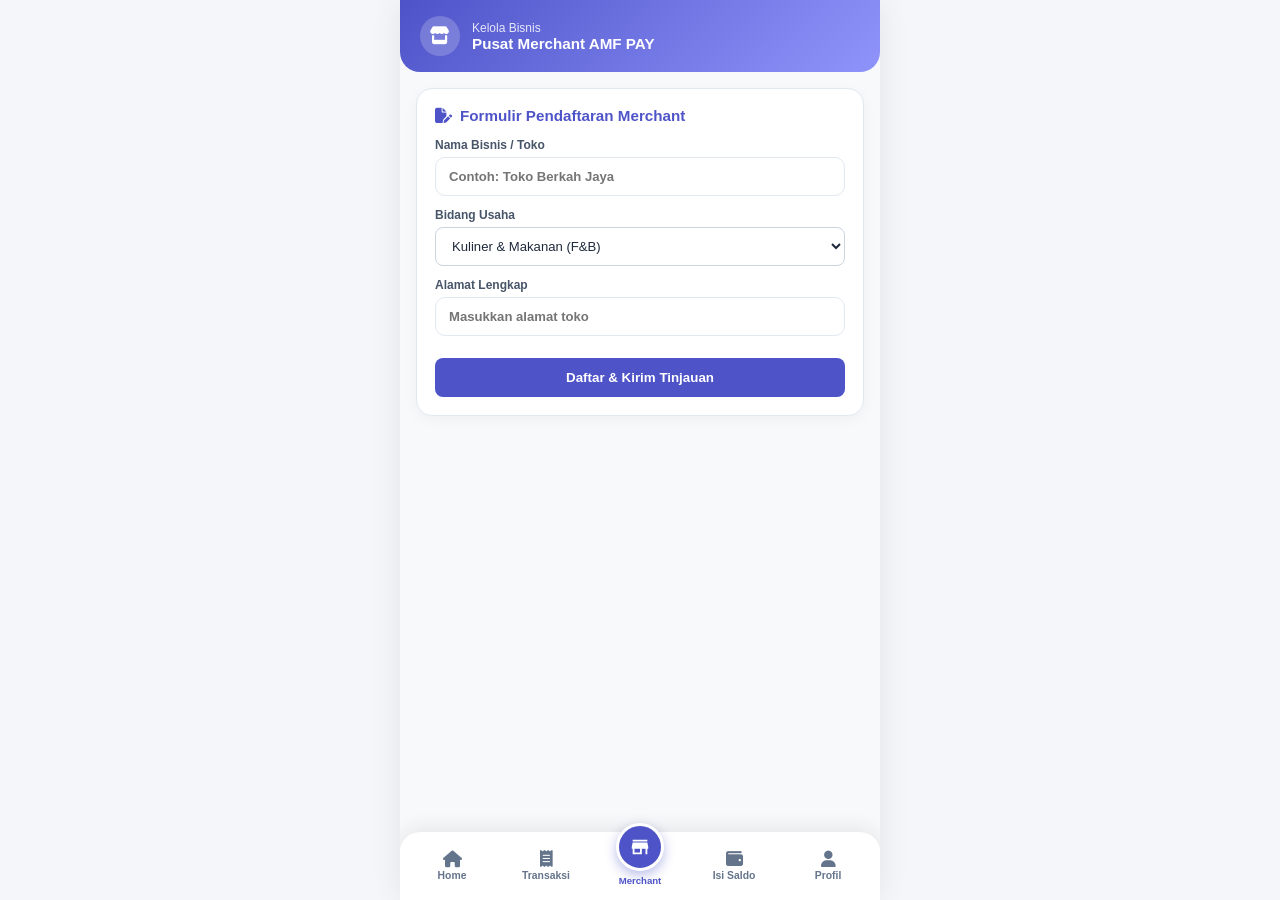
<file: merchant.html>
<!DOCTYPE html>
<html lang="id">
<head>
    <meta charset="UTF-8">
    <meta name="viewport" content="width=device-width, initial-scale=1.0, maximum-scale=1.0, user-scalable=no, interactive-widget=resizes-content">
    <title>AMF PAY - Merchant</title>
    <link rel="stylesheet" href="dashboard.css">
    <link rel="stylesheet" href="https://cdnjs.cloudflare.com/ajax/libs/font-awesome/6.4.0/css/all.min.css">
    <style>
        * { box-sizing: border-box; }
        body.app-body { background-color: #f4f6f9; display: flex; justify-content: center; align-items: center; min-height: 100vh; margin: 0; }
        .app-container { width: 100%; max-width: 480px; background: #f8f9fa; min-height: 100vh; height: 100vh; box-shadow: 0 0 30px rgba(0,0,0,0.08); position: relative; display: flex; flex-direction: column; overflow: hidden; }
        
        .app-header { background: linear-gradient(135deg, #4e54c8, #8f94fb); color: #fff; padding: 16px 20px; display: flex; align-items: center; justify-content: space-between; flex-shrink: 0; }
        .user-profile-info { display: flex; align-items: center; gap: 12px; }
        .avatar-circle { width: 40px; height: 40px; background: rgba(255,255,255,0.2); border-radius: 50%; display: flex; align-items: center; justify-content: center; color: #fff; font-size: 1.1rem; }
        .user-profile-info h3 { font-size: 0.95rem; font-weight: 700; color: #fff; }

        .app-content { padding: 16px; flex-grow: 1; overflow-y: auto; padding-bottom: 90px; }

        .merchant-form-container { background: #fff; border-radius: 16px; padding: 18px; margin-bottom: 20px; box-shadow: 0 4px 15px rgba(0,0,0,0.04); border: 1px solid #e2e8f0; }
        .form-title-sec { font-size: 0.95rem; font-weight: 700; color: #4e54c8; margin-bottom: 14px; display: flex; align-items: center; gap: 8px; }
        .form-group-app { margin-bottom: 12px; }
        .form-group-app label { display: block; font-size: 0.75rem; font-weight: 600; color: #475569; margin-bottom: 5px; }
        .form-control-app { width: 100%; padding: 10px 12px; border: 1.5px solid #cbd5e1; border-radius: 8px; font-size: 0.82rem; color: #1e293b; background: #fff; outline: none; transition: 0.2s; }
        .form-control-app:focus { border-color: #4e54c8; }
        
        .review-banner-box { background: #eff6ff; border: 1px solid #bfdbfe; border-radius: 14px; padding: 16px; margin-bottom: 16px; display: flex; align-items: flex-start; gap: 12px; }
        .review-banner-box i { color: #2563eb; font-size: 1.2rem; margin-top: 2px; }
        .review-banner-box h4 { font-size: 0.88rem; font-weight: 700; color: #1e40af; margin-bottom: 2px; }
        .review-banner-box p { font-size: 0.75rem; color: #3b82f6; line-height: 1.4; }

        /* TEMPLATE QRIS RESMI DARI GITHUB */
        .qris-github-template {
            width: 100%;
            max-width: 360px;
            margin: 0 auto;
            background: #ffffff url('https://raw.githubusercontent.com/razisek/Qris-Dinamis/main/assets/template.png') no-repeat center center;
            background-size: cover;
            border-radius: 16px;
            box-shadow: 0 8px 25px rgba(0,0,0,0.1);
            padding: 55px 20px 45px 20px;
            text-align: center;
            position: relative;
            border: 1px solid #e2e8f0;
        }
        .qris-store-title { font-size: 1.1rem; font-weight: 800; color: #0f172a; text-transform: uppercase; margin-bottom: 2px; }
        .qris-nmid-text { font-size: 0.7rem; font-weight: 600; color: #64748b; letter-spacing: 0.5px; margin-bottom: 18px; }
        .qris-code-box-inner { background: #ffffff; padding: 12px; border-radius: 12px; display: inline-block; box-shadow: 0 4px 15px rgba(0,0,0,0.06); border: 1px solid #cbd5e1; margin-bottom: 10px; }

        /* NAVIGASI BAWAH ABSOLUT */
        .bottom-nav-5 { position: absolute; bottom: 0; left: 0; width: 100%; height: 68px; background: #ffffff; box-shadow: 0 -4px 20px rgba(0,0,0,0.08); display: flex; justify-content: space-around; align-items: center; z-index: 100; border-top-left-radius: 20px; border-top-right-radius: 20px; padding: 0 5px; flex-shrink: 0; }
        .nav-item-5 { display: flex; flex-direction: column; align-items: center; justify-content: center; gap: 2px; color: #64748b; cursor: pointer; flex: 1; height: 100%; font-size: 0.6rem; font-weight: 600; background: none; border: none; text-decoration: none; }
        .nav-item-5 i { font-size: 1.05rem; }
        .nav-item-5.active { color: #4e54c8; }
        
        .center-merchant-nav { position: relative; top: -12px; display: flex; flex-direction: column; align-items: center; cursor: pointer; flex: 1; }
        .merchant-floating-badge { width: 48px; height: 48px; background: #4e54c8; border-radius: 50%; display: flex; justify-content: center; align-items: center; color: #fff; box-shadow: 0 4px 12px rgba(78,84,200,0.4); border: 3px solid #fff; }
        .merchant-svg-icon { width: 22px; height: 22px; fill: #fff; }
        .center-merchant-nav span { margin-top: 2px; font-weight: 700; color: #4e54c8; font-size: 0.6rem; }

        .app-notification-toast { position: fixed; top: 20px; left: 50%; transform: translateX(-50%) translateY(-100px); background: #1e293b; color: #fff; padding: 10px 16px; border-radius: 8px; display: flex; align-items: center; gap: 8px; z-index: 1000; transition: transform 0.3s ease; font-size: 0.78rem; font-weight: 600; }
        .app-notification-toast.show { transform: translateX(-50%) translateY(0); }
    </style>
</head>
<body class="app-body">

    <div class="app-container">

        <header class="app-header">
            <div class="user-profile-info">
                <div class="avatar-circle"><i class="fa-solid fa-store"></i></div>
                <div>
                    <span style="font-size: 0.75rem; opacity: 0.85; display: block;">Kelola Bisnis</span>
                    <h3>Pusat Merchant AMF PAY</h3>
                </div>
            </div>
        </header>

        <main class="app-content">

            <!-- KONTEN UTAMA MERCHANT (FORM & QRIS TEMPLATE GITHUB) -->
            <div id="merchant-unregistered-view">
                <div class="merchant-form-container">
                    <div class="form-title-sec"><i class="fa-solid fa-file-pen"></i> Formulir Pendaftaran Merchant</div>
                    <div class="form-group-app">
                        <label>Nama Bisnis / Toko</label>
                        <input type="text" id="reg-nama-toko" class="form-control-app" placeholder="Contoh: Toko Berkah Jaya">
                    </div>
                    <div class="form-group-app">
                        <label>Bidang Usaha</label>
                        <select id="reg-bidang" class="form-control-app">
                            <option value="Kuliner & Makanan (F&B)">Kuliner & Makanan (F&B)</option>
                            <option value="Toko Kelontong & Sembako">Toko Kelontong & Sembako</option>
                            <option value="Elektronik & Gadget">Elektronik & Gadget</option>
                            <option value="Fashion & Pakaian">Fashion & Pakaian</option>
                            <option value="Lainnya">Lainnya</option>
                        </select>
                    </div>
                    <div class="form-group-app">
                        <label>Alamat Lengkap</label>
                        <input type="text" id="reg-alamat" class="form-control-app" placeholder="Masukkan alamat toko">
                    </div>
                    <button class="btn-primary-app full-width" onclick="submitMerchantRegistration()" style="width:100%; margin-top:10px; padding:12px; background:#4e54c8; color:#fff; border:none; border-radius:8px; font-weight:700; cursor:pointer;">Daftar & Kirim Tinjauan</button>
                </div>
            </div>

            <div id="merchant-registered-view" style="display: none;">
                <div id="merchant-review-banner" class="review-banner-box" style="display: none;">
                    <i class="fa-solid fa-clock-rotate-left"></i>
                    <div>
                        <h4>Akun Dalam Tinjauan 24 Jam</h4>
                        <p id="review-timer-text">Data profil Anda sedang diverifikasi sistem secara real-time.</p>
                    </div>
                </div>

                <!-- TAMPILAN QRIS BER-TEMPLATE GITHUB SETELAH 24 JAM -->
                <div id="merchant-active-menu" style="display: none;">
                    <div class="qris-github-template">
                        <div class="qris-store-title" id="display-store-name">TOKO ANDA</div>
                        <div class="qris-nmid-text">NMID : ID1026539727622</div>
                        
                        <div class="qris-code-box-inner">
                            <svg width="150" height="150" viewBox="0 0 24 24" fill="none" stroke="#1e293b" stroke-width="1.5">
                                <path d="M2 2h8v8H2zM14 2h8v8h-8zM2 14h8v8H2z" fill="#1e293b"/>
                                <rect x="14" y="14" width="3" height="3" fill="#1e293b"/>
                                <rect x="19" y="14" width="3" height="3" fill="#1e293b"/>
                                <rect x="14" y="19" width="3" height="3" fill="#1e293b"/>
                                <rect x="19" y="19" width="3" height="3" fill="#1e293b"/>
                                <path d="M6 6h0.01M18 6h0.01M6 18h0.01M12 12h0.01M15 11h2M11 15v2M12 18h2"/>
                            </svg>
                        </div>
                    </div>

                    <button class="btn-primary-app full-width" onclick="showNotification('QRIS berhasil dibagikan')" style="width:100%; margin-top:16px; padding:12px; background:#4e54c8; color:#fff; border:none; border-radius:8px; font-weight:700; cursor:pointer;">Bagikan QRIS Resmi</button>
                </div>
            </div>

        </main>

        <div id="app-notification" class="app-notification-toast"><i class="fa-solid fa-circle-info"></i><span id="toast-message">Notif</span></div>

        <!-- NAVIGASI BAWAH -->
        <nav class="bottom-nav-5">
            <a href="dashboard.html" class="nav-item-5"><i class="fa-solid fa-house"></i><span>Home</span></a>
            <a href="dashboard.html" class="nav-item-5"><i class="fa-solid fa-receipt"></i><span>Transaksi</span></a>
            <div class="nav-item-5 center-merchant-nav active" onclick="checkMerchantRealtimeStatus()">
                <div class="merchant-floating-badge"><svg viewBox="0 0 24 24" class="merchant-svg-icon" fill="currentColor"><path d="M20 4H4v2h16V4m1 10v-2l-1-5H4l-1 5v2h1v6h10v-6h4v6h2v-6h1M6 18v-4h6v4H6z"/></svg></div>
                <span>Merchant</span>
            </div>
            <a href="dashboard.html" class="nav-item-5"><i class="fa-solid fa-wallet"></i><span>Isi Saldo</span></a>
            <a href="dashboard.html" class="nav-item-5"><i class="fa-solid fa-user"></i><span>Profil</span></a>
        </nav>

    </div>

    <script>
        function showNotification(msg) {
            const toast = document.getElementById('app-notification');
            document.getElementById('toast-message').textContent = msg;
            toast.classList.add('show');
            setTimeout(() => toast.classList.remove('show'), 3000);
        }

        function submitMerchantRegistration() {
            const namaToko = document.getElementById('reg-nama-toko').value.trim();
            const alamat = document.getElementById('reg-alamat').value.trim();
            const bidang = document.getElementById('reg-bidang').value;

            if(!namaToko || !alamat) {
                showNotification('Harap isi Nama Toko dan Alamat dengan lengkap!');
                return;
            }

            localStorage.setItem('amf_merchant_store', namaToko);
            localStorage.setItem('amf_merchant_alamat', alamat);
            localStorage.setItem('amf_merchant_bidang', bidang);
            localStorage.setItem('amf_merchant_reg_time', Date.now());

            showNotification('Pendaftaran berhasil! Akun masuk masa tinjauan.');
            checkMerchantRealtimeStatus();
        }

        function checkMerchantRealtimeStatus() {
            const savedStore = localStorage.getItem('amf_merchant_store');
            const regTime = parseInt(localStorage.getItem('amf_merchant_reg_time')) || 0;
            const now = Date.now();
            const twentyFourHours = 24 * 60 * 60 * 1000;

            const unregisteredView = document.getElementById('merchant-unregistered-view');
            const registeredView = document.getElementById('merchant-registered-view');
            const reviewBanner = document.getElementById('merchant-review-banner');
            const activeMenu = document.getElementById('merchant-active-menu');

            if (!savedStore) {
                unregisteredView.style.display = 'block';
                registeredView.style.display = 'none';
            } else {
                unregisteredView.style.display = 'none';
                registeredView.style.display = 'block';

                const elapsed = now - regTime;
                if (elapsed < twentyFourHours) {
                    reviewBanner.style.display = 'flex';
                    activeMenu.style.display = 'none';

                    const remainingMs = twentyFourHours - elapsed;
                    const hoursLeft = Math.floor(remainingMs / (1000 * 60 * 60));
                    const minsLeft = Math.floor((remainingMs % (1000 * 60 * 60)) / (1000 * 60));
                    
                    document.getElementById('review-timer-text').textContent = 
                        `Data diverifikasi. Sisa waktu tinjauan: ${hoursLeft} jam ${minsLeft} menit lagi.`;
                } else {
                    reviewBanner.style.display = 'none';
                    activeMenu.style.display = 'block';
                    document.getElementById('display-store-name').textContent = savedStore;
                }
            }
        }

        window.addEventListener('DOMContentLoaded', () => {
            checkMerchantRealtimeStatus();
        });

        setInterval(() => {
            checkMerchantRealtimeStatus();
        }, 1000);
    </script>
</body>
</html>
</file>
<file: style.css>
/* RESET & VARIABEL */
* {
    margin: 0;
    padding: 0;
    box-sizing: border-box;
    font-family: 'Segoe UI', Tahoma, Geneva, Verdana, sans-serif;
}

:root {
    --primary: #4e54c8;
    --primary-hover: #3f44a8;
    --secondary: #8f94fb;
    --bg-dark: #0f1020;
    --bg-light: #f8f9fa;
    --text-color: #333333;
    --white: #ffffff;
    --transition: all 0.4s cubic-bezier(0.4, 0, 0.2, 1);
}

body {
    background-color: var(--bg-light);
    color: var(--text-color);
    overflow-x: hidden;
}

/* SISTEM TRANSISI HALAMAN */
.page {
    position: absolute;
    top: 0;
    left: 0;
    width: 100%;
    min-height: 100vh;
    opacity: 0;
    visibility: hidden;
    transform: translateY(20px);
    transition: var(--transition);
    pointer-events: none;
}

.page.active {
    opacity: 1;
    visibility: visible;
    transform: translateY(0);
    pointer-events: auto;
    position: relative;
}

/* NAVBAR LANDING */
.navbar {
    display: flex;
    justify-content: space-between;
    align-items: center;
    padding: 18px 5%;
    background: var(--white);
    box-shadow: 0 4px 15px rgba(0,0,0,0.05);
    position: sticky;
    top: 0;
    z-index: 1000;
}

.logo-container {
    display: flex;
    align-items: center;
    gap: 10px;
}

.custom-logo-svg {
    width: 38px;
    height: 38px;
    flex-shrink: 0;
    animation: pulseLogo 3s infinite alternate;
}

.brand-text-wrap {
    display: flex;
    flex-direction: column;
}

.brand-name {
    font-size: 0.95rem;
    font-weight: 800;
    color: var(--bg-dark);
    letter-spacing: 0.3px;
    line-height: 1.2;
}

.brand-sub {
    font-size: 0.7rem;
    color: #777;
    font-weight: 500;
}

.nav-buttons {
    display: flex;
    gap: 8px;
    flex-shrink: 0;
}

/* TOMBOL */
button {
    cursor: pointer;
    border: none;
    padding: 8px 16px;
    border-radius: 8px;
    font-weight: 600;
    font-size: 0.85rem;
    transition: var(--transition);
}

.btn-primary {
    background: linear-gradient(135deg, var(--primary), var(--secondary));
    color: var(--white);
}

.btn-primary:hover {
    opacity: 0.9;
    transform: translateY(-2px);
    box-shadow: 0 6px 20px rgba(78, 84, 200, 0.3);
}

.btn-outline {
    background: transparent;
    border: 2px solid var(--primary);
    color: var(--primary);
}

.btn-outline:hover {
    background: var(--primary);
    color: var(--white);
}

.btn-glow {
    animation: glowEffect 2s infinite alternate;
}

/* HERO SECTION & ILUSI GAMBAR BERGERAK */
.hero-section {
    display: flex;
    flex-direction: column;
    align-items: center;
    text-align: center;
    padding: 40px 6%;
    gap: 30px;
}

.hero-content {
    max-width: 600px;
}

.hero-content h1 {
    font-size: 2.2rem;
    line-height: 1.25;
    color: var(--bg-dark);
    margin-bottom: 15px;
}

.hero-content h1 span {
    color: var(--primary);
}

.hero-content p {
    font-size: 0.95rem;
    color: #666;
    margin-bottom: 25px;
    line-height: 1.5;
}

/* Efek Ilusi Gambar Bergerak CSS Murni */
.hero-visual {
    display: flex;
    justify-content: center;
    align-items: center;
    position: relative;
    width: 280px;
    height: 280px;
}

.optical-illusion-box {
    position: relative;
    width: 220px;
    height: 220px;
    display: flex;
    justify-content: center;
    align-items: center;
}

.ring {
    position: absolute;
    border: 3px solid transparent;
    border-radius: 50%;
    animation: rotateIllusion 10s linear infinite;
}

.r1 {
    width: 220px;
    height: 220px;
    border-top-color: var(--primary);
    border-bottom-color: var(--primary);
    animation-duration: 8s;
}

.r2 {
    width: 160px;
    height: 160px;
    border-left-color: var(--secondary);
    border-right-color: var(--secondary);
    animation-duration: 6s;
    animation-direction: reverse;
}

.r3 {
    width: 100px;
    height: 100px;
    border-top-color: #ff416c;
    border-bottom-color: #ff416c;
    animation-duration: 4s;
}

.center-core {
    width: 55px;
    height: 55px;
    background: linear-gradient(135deg, var(--primary), var(--secondary));
    border-radius: 50%;
    display: flex;
    justify-content: center;
    align-items: center;
    color: var(--white);
    font-size: 1.3rem;
    box-shadow: 0 0 25px rgba(78, 84, 200, 0.6);
    animation: pulseCore 2s ease-in-out infinite alternate;
}

/* BAGIAN ARTIKEL & INFORMASI (FIXED GRID DI HP & DESKTOP) */
.articles-section {
    padding: 50px 6%;
    background: #f1f3f9;
}

.section-title-center {
    text-align: center;
    max-width: 600px;
    margin: 0 auto 35px auto;
}

.section-title-center h2 {
    font-size: 1.6rem;
    color: var(--bg-dark);
    margin-bottom: 10px;
}

.section-title-center p {
    color: #666;
    font-size: 0.88rem;
    line-height: 1.4;
}

.articles-grid {
    display: grid;
    grid-template-columns: 1fr; /* Default 1 kolom di HP agar tidak hancur */
    gap: 20px;
}

/* Otomatis menjadi grid 2-3 kolom jika layar lebih besar */
@media (min-width: 768px) {
    .articles-grid {
        grid-template-columns: repeat(2, 1fr);
    }
    .hero-section {
        flex-direction: row;
        text-align: left;
        justify-content: space-between;
        padding: 60px 8%;
    }
    .hero-content h1 {
        font-size: 2.8rem;
    }
}

@media (min-width: 1024px) {
    .articles-grid {
        grid-template-columns: repeat(3, 1fr);
    }
}

.article-card {
    background: var(--white);
    border-radius: 12px;
    overflow: hidden;
    box-shadow: 0 4px 15px rgba(0,0,0,0.04);
    transition: var(--transition);
    display: flex;
    flex-direction: column;
    border: 1px solid rgba(0,0,0,0.03);
}

.article-card:hover {
    transform: translateY(-5px);
    box-shadow: 0 8px 25px rgba(78, 84, 200, 0.12);
    border-color: var(--primary);
}

.article-img {
    height: 130px;
    display: flex;
    justify-content: center;
    align-items: center;
    color: var(--white);
    font-size: 2.5rem;
}

.i-1 { background: linear-gradient(135deg, #11998e, #38ef7d); }
.i-2 { background: linear-gradient(135deg, #4e54c8, #8f94fb); }
.i-3 { background: linear-gradient(135deg, #f857a6, #ff5858); }
.i-4 { background: linear-gradient(135deg, #3a7bd5, #3a6073); }
.i-5 { background: linear-gradient(135deg, #f2994a, #f2c94c); }
.i-6 { background: linear-gradient(135deg, #833ab4, #fd1d1d); }

.article-body {
    padding: 20px;
    display: flex;
    flex-direction: column;
    flex-grow: 1;
}

.article-tag {
    display: inline-block;
    background: rgba(78, 84, 200, 0.1);
    color: var(--primary);
    padding: 3px 8px;
    border-radius: 6px;
    font-size: 0.7rem;
    font-weight: 700;
    margin-bottom: 10px;
    width: max-content;
}

.article-body h3 {
    font-size: 1.05rem;
    color: var(--bg-dark);
    margin-bottom: 8px;
    line-height: 1.35;
}

.article-body p {
    font-size: 0.85rem;
    color: #666;
    margin-bottom: 15px;
    line-height: 1.45;
    flex-grow: 1;
}

.read-more {
    color: var(--primary);
    text-decoration: none;
    font-weight: 600;
    font-size: 0.85rem;
    display: flex;
    align-items: center;
    gap: 6px;
    transition: var(--transition);
}

.read-more:hover {
    gap: 10px;
}

.landing-footer {
    text-align: center;
    padding: 25px;
    background: var(--bg-dark);
    color: #aaa;
    font-size: 0.85rem;
}

/* HALAMAN AUTENTIKASI (LOGIN & DAFTAR) */
.auth-container {
    display: flex;
    justify-content: center;
    align-items: center;
    min-height: 100vh;
    background: linear-gradient(135deg, #f5f7fa, #c3cfe2);
    padding: 20px;
}

.auth-card {
    background: var(--white);
    padding: 35px 25px;
    border-radius: 16px;
    box-shadow: 0 10px 30px rgba(0,0,0,0.08);
    width: 100%;
    max-width: 400px;
    text-align: center;
}

.auth-card h2 {
    margin-bottom: 8px;
    color: var(--bg-dark);
    font-size: 1.3rem;
}

.auth-card p {
    color: #777;
    margin-bottom: 20px;
    font-size: 0.85rem;
}

.input-group {
    position: relative;
    margin-bottom: 12px;
}

.input-group i {
    position: absolute;
    left: 14px;
    top: 50%;
    transform: translateY(-50%);
    color: #aaa;
}

.input-group input {
    width: 100%;
    padding: 11px 15px 11px 42px;
    border: 1px solid #ddd;
    border-radius: 8px;
    outline: none;
    font-size: 0.9rem;
    transition: var(--transition);
}

.input-group input:focus {
    border-color: var(--primary);
    box-shadow: 0 0 0 3px rgba(78, 84, 200, 0.1);
}

.full-width {
    width: 100%;
    margin-top: 10px;
}

.auth-switch {
    margin-top: 18px;
    font-size: 0.85rem;
}

.auth-switch a {
    color: var(--primary);
    text-decoration: none;
    font-weight: 600;
}

.btn-back {
    background: transparent;
    color: #666;
    margin-top: 12px;
    font-size: 0.8rem;
}

.btn-back:hover {
    color: var(--primary);
}

/* ANIMASI KEYFRAMES */
@keyframes rotateIllusion {
    0% { transform: rotate(0deg); }
    100% { transform: rotate(360deg); }
}

@keyframes pulseCore {
    0% { transform: scale(0.95); box-shadow: 0 0 15px rgba(78, 84, 200, 0.4); }
    100% { transform: scale(1.05); box-shadow: 0 0 35px rgba(78, 84, 200, 0.8); }
}

@keyframes pulseLogo {
    0% { transform: scale(1); }
    100% { transform: scale(1.06); }
}
</file>
<file: dashboard.css>
* { margin: 0; padding: 0; box-sizing: border-box; font-family: 'Inter', sans-serif; }
:root { --primary: #4e54c8; --secondary: #8f94fb; --bg-light: #eef2f7; --text-color: #2d3748; --white: #ffffff; --transition: all 0.25s ease; }
body.app-body { background-color: var(--bg-light); display: flex; justify-content: center; align-items: center; min-height: 100vh; color: var(--text-color); }
.app-container { width: 100%; max-width: 480px; background: #f8f9fa; min-height: 100vh; position: relative; display: flex; flex-direction: column; padding-bottom: 85px; }

.app-header { background: linear-gradient(135deg, #4e54c8, #8f94fb); color: var(--white); padding: 22px 20px 18px 20px; display: flex; justify-content: space-between; align-items: center; border-bottom-left-radius: 20px; border-bottom-right-radius: 20px; }
.user-profile-info { display: flex; align-items: center; gap: 12px; }
.avatar-circle, .back-btn-header { width: 42px; height: 42px; background: rgba(255,255,255,0.2); border-radius: 50%; display: flex; justify-content: center; align-items: center; color: #fff; border: none; cursor: pointer; font-size: 1rem; }
.greeting { font-size: 0.75rem; opacity: 0.85; }
.app-header h3 { font-size: 1.05rem; font-weight: 700; }
.icon-btn { background: rgba(255,255,255,0.2); border: none; color: #fff; width: 36px; height: 36px; border-radius: 50%; cursor: pointer; display: flex; justify-content: center; align-items: center; }

.wallet-top-section { margin: 15px 20px 10px 20px; }
.wallet-card-app { background: var(--white); padding: 18px 20px; border-radius: 14px; box-shadow: 0 6px 20px rgba(0,0,0,0.05); display: flex; justify-content: space-between; align-items: center; }
.wallet-info span { font-size: 0.73rem; color: #718096; font-weight: 600; }
.wallet-title-row { display: flex; align-items: center; gap: 8px; }
.eye-toggle-btn { cursor: pointer; color: #a0aec0; }
.wallet-info h2 { font-size: 1.3rem; font-weight: 800; color: #1a202c; }
.wallet-btn { background: rgba(78,84,200,0.1); color: var(--primary); border: none; padding: 8px 14px; border-radius: 10px; font-weight: 700; cursor: pointer; }

.app-content { padding: 0 20px; flex-grow: 1; }
.app-tab { display: none; }
.app-tab.active { display: block; }

.slider-container { position: relative; width: 100%; height: 150px; border-radius: 14px; overflow: hidden; margin-bottom: 18px; }
.slider-track { display: flex; width: 300%; height: 100%; transition: transform 0.5s ease; }
.slide { width: 100%; height: 100%; display: flex; align-items: center; padding: 0 22px; color: #fff; }
.slide-1 { background: linear-gradient(135deg, #11998e, #38ef7d); }
.slide-2 { background: linear-gradient(135deg, #f857a6, #ff5858); }
.slide-3 { background: linear-gradient(135deg, #4e54c8, #8f94fb); }
.slide-text h3 { font-size: 1.1rem; margin-bottom: 4px; }
.slide-text p { font-size: 0.78rem; opacity: 0.9; }
.slider-dots { position: absolute; bottom: 8px; left: 50%; transform: translateX(-50%); display: flex; gap: 5px; }
.dot { width: 7px; height: 7px; background: rgba(255,255,255,0.5); border-radius: 50%; cursor: pointer; }
.dot.active { background: #fff; width: 18px; border-radius: 4px; }

.section-heading { margin: 15px 0 12px 0; }
.section-heading h4, .section-heading h3 { font-size: 0.98rem; font-weight: 700; color: #1a202c; }
.section-subtext { font-size: 0.76rem; color: #718096; }

.shortcut-grid { display: grid; grid-template-columns: repeat(4, 1fr); gap: 10px; margin-bottom: 15px; }
.shortcut-item { background: var(--white); padding: 12px 4px; border-radius: 12px; text-align: center; cursor: pointer; box-shadow: 0 3px 10px rgba(0,0,0,0.02); transition: var(--transition); }
.shortcut-item:active { transform: scale(0.93); }
.sc-icon { width: 36px; height: 36px; border-radius: 10px; margin: 0 auto 6px auto; display: flex; justify-content: center; align-items: center; }
.ewallet-svg-sm { width: 30px; height: 18px; }
.shortcut-item span { font-size: 0.65rem; font-weight: 600; color: #4a5568; }

.symmetric-main-box { background: var(--white); padding: 20px; border-radius: 14px; box-shadow: 0 4px 15px rgba(0,0,0,0.03); border: 1px solid rgba(0,0,0,0.02); }
.form-group-app { margin-bottom: 12px; }
.form-group-app label { display: block; font-size: 0.78rem; font-weight: 600; color: #4a5568; margin-bottom: 5px; }
.form-group-app input { width: 100%; padding: 11px 13px; border: 1.5px solid #e2e8f0; border-radius: 10px; font-size: 0.9ul; font-weight: 600; outline: none; }
.form-group-app input:focus { border-color: var(--primary); }

.nominal-chips { display: grid; grid-template-columns: repeat(4, 1fr); gap: 8px; margin-bottom: 15px; }
.nominal-chips span { background: #f7fafc; border: 1px solid #e2e8f0; padding: 8px 2px; border-radius: 8px; font-size: 0.73rem; font-weight: 700; text-align: center; cursor: pointer; color: var(--primary); }
.nominal-chips span:active { transform: scale(0.95); }

.btn-primary-app { background: linear-gradient(135deg, var(--primary), var(--secondary)); color: #fff; border: none; padding: 12px; border-radius: 10px; font-weight: 700; cursor: pointer; width: 100%; }
.btn-primary-app:active { transform: scale(0.97); }

.symmetric-summary-box { background: #f8f9fa; border: 1px solid #e2e8f0; padding: 14px; border-radius: 12px; margin-top: 10px; }
.sym-row { display: flex; justify-content: space-between; font-size: 0.8rem; color: #4a5568; margin-bottom: 7px; }
.sym-divider { border-top: 1px dashed #cbd5e1; margin: 10px 0; }
.sym-total-row { font-size: 0.9rem; font-weight: 700; color: var(--primary); }

.qris-merchant-box { text-align: center; }
.merchant-tag { font-size: 0.7rem; font-weight: 800; color: var(--primary); background: rgba(78,84,200,0.1); padding: 5px 12px; border-radius: 6px; display: inline-block; margin-bottom: 12px; }
.qr-code-real-display { background: #fff; padding: 10px; border-radius: 12px; border: 2px dashed #cbd5e1; display: flex; flex-direction: column; align-items: center; justify-content: center; min-height: 140px; }
.zoom-qr-btn { margin-top: 8px; background: rgba(78,84,200,0.1); color: var(--primary); border: none; padding: 6px 10px; border-radius: 8px; font-weight: 700; cursor: pointer; width: 100%; }

.merchant-hero-card { background: linear-gradient(135deg, #4e54c8, #8f94fb); color: #fff; padding: 20px; border-radius: 16px; margin-bottom: 14px; }
.merchant-hero-top { display: flex; justify-content: space-between; align-items: flex-start; margin-bottom: 15px; }
.m-sub { font-size: 0.73rem; opacity: 0.85; }
.merchant-hero-top h2 { font-size: 1.5rem; font-weight: 800; }
.btn-tarik-saldo { background: rgba(255,255,255,0.2); border: 1px solid rgba(255,255,255,0.4); color: #fff; padding: 8px 14px; border-radius: 10px; font-weight: 700; cursor: pointer; }
.merchant-hero-bottom { display: flex; justify-content: space-between; font-size: 0.75rem; border-top: 1px solid rgba(255,255,255,0.2); padding-top: 10px; }

.merchant-stats-grid { display: grid; grid-template-columns: repeat(2, 1fr); gap: 10px; margin-bottom: 16px; }
.m-stat-box { background: #fff; padding: 14px; border-radius: 14px; box-shadow: 0 4px 15px rgba(0,0,0,0.03); }
.m-stat-box span { font-size: 0.7rem; color: #718096; font-weight: 600; display: block; margin-bottom: 4px; }
.m-stat-box h4 { font-size: 1.05rem; font-weight: 800; color: #1a202c; }
.m-stat-box small { font-size: 0.65rem; color: #a0aec0; }

/* ANIMASI SENTUH NAVIGASI BAWAH */
.bottom-nav-5 { position: absolute; bottom: 0; left: 0; width: 100%; height: 70px; background: #fff; box-shadow: 0 -4px 20px rgba(0,0,0,0.06); display: flex; justify-content: space-around; align-items: center; z-index: 100; border-top-left-radius: 18px; border-top-right-radius: 18px; }
.nav-item-5 { display: flex; flex-direction: column; align-items: center; justify-content: center; gap: 3px; color: #a0aec0; cursor: pointer; flex-grow: 1; height: 100%; transition: var(--transition); }
.nav-item-5:active { transform: scale(0.9); opacity: 0.7; }
.nav-item-5 i { font-size: 1.1rem; }
.nav-item-5 span { font-size: 0.65rem; font-weight: 600; }
.nav-item-5.active { color: var(--primary); }

.center-merchant-nav { position: relative; top: -12px; }
.center-merchant-nav:active { transform: scale(0.95); }
.merchant-floating-badge { width: 48px; height: 48px; background: linear-gradient(135deg, var(--primary), var(--secondary)); border-radius: 50%; display: flex; justify-content: center; align-items: center; color: #fff; box-shadow: 0 6px 15px rgba(78,84,200,0.35); border: 3px solid #fff; transition: var(--transition); }
.merchant-svg-icon { width: 22px; height: 22px; }
.center-merchant-nav span { margin-top: 2px; font-weight: 700; color: var(--primary); }

.custom-modal-overlay { position: fixed; top: 0; left: 0; width: 100%; height: 100%; background: rgba(0,0,0,0.5); display: flex; justify-content: center; align-items: center; z-index: 1000; opacity: 0; visibility: hidden; transition: var(--transition); }
.custom-modal-overlay.active { opacity: 1; visibility: visible; }
.custom-modal-card { background: #fff; width: 90%; max-width: 340px; padding: 20px; border-radius: 16px; box-shadow: 0 10px 30px rgba(0,0,0,0.15); }
.custom-modal-header { display: flex; justify-content: space-between; align-items: center; margin-bottom: 10px; }
.custom-modal-header h4 { font-size: 0.95rem; font-weight: 700; }
.custom-modal-header button { background: transparent; border: none; font-size: 1.1rem; cursor: pointer; color: #a0aec0; }

.struk-card { background: #fff; border-radius: 14px; }
.struk-receipt-body { background: #fdfdfd; border: 1px dashed #cbd5e1; padding: 14px; border-radius: 10px; }
.struk-brand { text-align: center; font-size: 0.9rem; font-weight: 800; }
.struk-date { text-align: center; font-size: 0.68rem; color: #718096; margin-bottom: 6px; }
.struk-qr-preview { display: flex; justify-content: center; margin: 8px 0; }
.struk-qr-preview img { width: 110px; height: 110px; object-fit: contain; border-radius: 6px; border: 1px solid #e2e8f0; padding: 4px; background: #fff; }
.struk-scan-hint { text-align: center; font-size: 0.68rem; color: #718096; margin-bottom: 6px; }
.struk-divider { border-top: 1px dashed #cbd5e1; margin: 8px 0; }
.struk-row { display: flex; justify-content: space-between; font-size: 0.75rem; color: #4a5568; margin-bottom: 5px; }
.total-struk { font-weight: 700; font-size: 0.85rem; color: var(--primary); }
.struk-status-box { margin-top: 10px; padding: 7px; border-radius: 6px; text-align: center; font-size: 0.72rem; font-weight: 800; }
.status-pending { background: #fef3c7; color: #d97706; }
.status-berhasil { background: #d1fae5; color: #059669; }

.app-notification-toast { position: absolute; top: 20px; left: 50%; transform: translateX(-50%) translateY(-100px); background: #1a202c; color: #fff; padding: 11px 18px; border-radius: 10px; display: flex; align-items: center; gap: 10px; box-shadow: 0 8px 20px rgba(0,0,0,0.2); z-index: 1000; transition: transform 0.4s ease; font-size: 0.82rem; font-weight: 600; width: 90%; max-width: 380px; }
.app-notification-toast.show { transform: translateX(-50%) translateY(0); }
.app-notification-toast i { color: #63b3ed; }

.transaction-list { display: flex; flex-direction: column; gap: 8px; margin-top: 6px; }
.trx-item { background: #fff; padding: 11px 13px; border-radius: 12px; display: flex; align-items: center; gap: 12px; box-shadow: 0 3px 10px rgba(0,0,0,0.02); }
.trx-icon { width: 34px; height: 34px; border-radius: 50%; display: flex; justify-content: center; align-items: center; color: #fff; font-size: 0.8rem; flex-shrink: 0; }
.trx-icon.success { background: #10b981; }
.trx-details { flex-grow: 1; }
.trx-details h4 { font-size: 0.85rem; color: #1a202c; margin-bottom: 2px; font-weight: 700; }
.trx-details small { font-size: 0.68rem; color: #718096; }
.trx-status { font-size: 0.7rem; font-weight: 700; padding: 4px 8px; border-radius: 6px; background: rgba(16,185,129,0.1); color: #10b981; }

.profile-card-section { background: #fff; padding: 22px 18px; border-radius: 16px; text-align: center; box-shadow: 0 4px 15px rgba(0,0,0,0.03); margin-top: 8px; margin-bottom: 12px; }
.profile-avatar-large { width: 65px; height: 65px; background: linear-gradient(135deg, var(--primary), var(--secondary)); border-radius: 50%; margin: 0 auto 10px auto; display: flex; justify-content: center; align-items: center; color: #fff; font-size: 1.6rem; }
.profile-card-section h3 { font-size: 1.1rem; color: #1a202c; font-weight: 700; }
.profile-card-section p { font-size: 0.75rem; color: #718096; }
.profile-menu-list { background: #fff; border-radius: 16px; overflow: hidden; box-shadow: 0 4px 15px rgba(0,0,0,0.03); }
.p-menu-item { padding: 13px 16px; display: flex; align-items: center; gap: 12px; cursor: pointer; border-bottom: 1px solid #f7fafc; }
.p-menu-item i:first-child { font-size: 1rem; color: var(--primary); width: 20px; }
.p-menu-item span { flex-grow: 1; font-size: 0.85rem; font-weight: 600; color: #2d3748; }
.logout-item i:first-child, .logout-item span { color: #ef4444 !important; }
</file>
